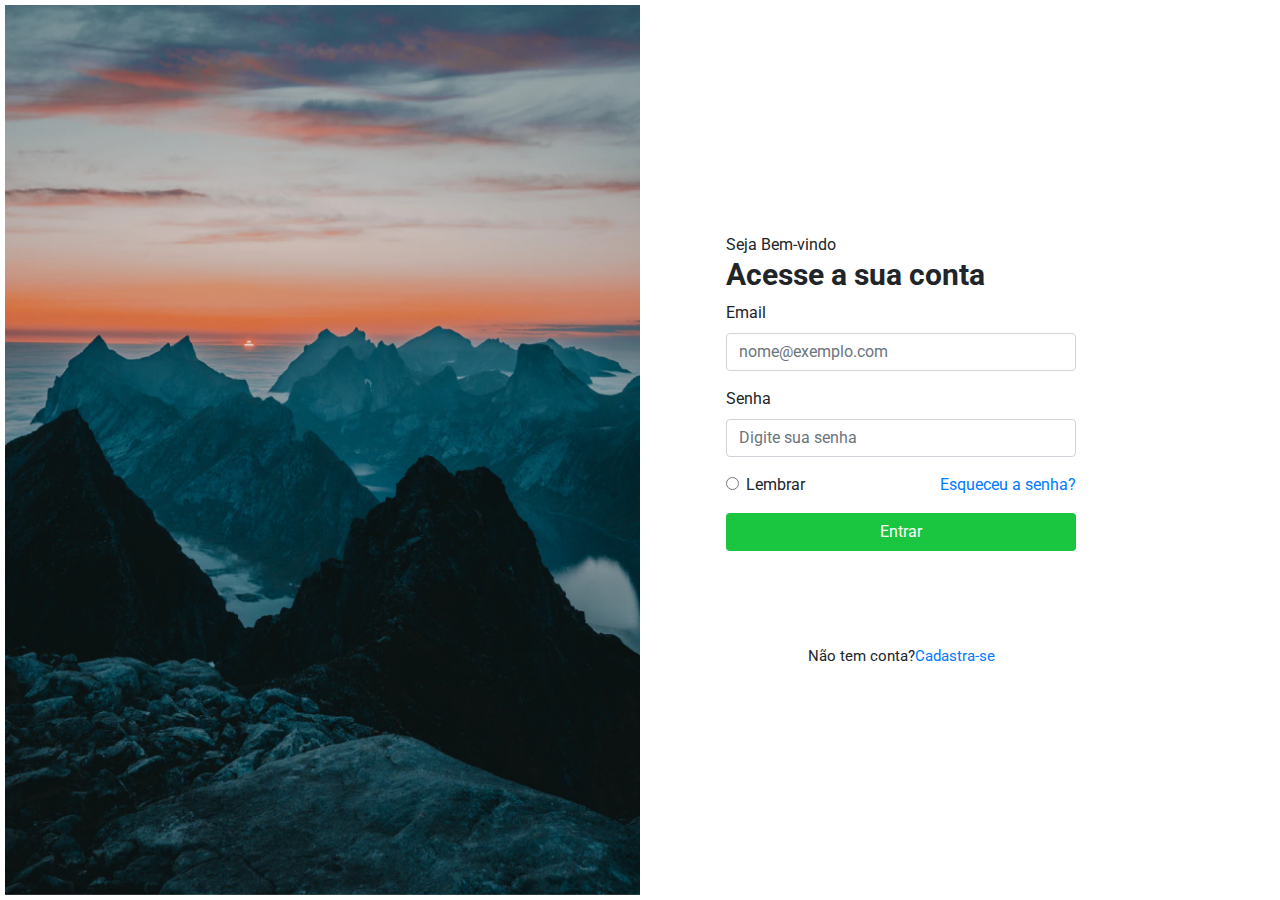
<file: index.html>
<!DOCTYPE html>
<html lang="br">
    <head>
        <meta charset="UTF-8">
        <meta http-equiv="X-UA-Compatible" content="IE=edge">
        <meta name="viewport" content="width=device-width, initial-scale=1.0">
        <title>Montanha</title>
        <link rel="stylesheet" href="css/bootstrap.min.css">
        <link rel="stylesheet" href="css/estilo.css">
        <link rel="stylesheet" href="css/responsivo.css">
        <link rel="preconnect" href="https://fonts.gstatic.com">
        <link href="https://fonts.googleapis.com/css2?family=Roboto:wght@300&display=swap" rel="stylesheet">
    </head>
    <body class="corpo">

        <!--******************************TELA DE LOGIN*********************************-->


        <div class="tela__login">
            <div class="container-fluid">
                <div class="row ">
                    <figure class="col-md-12 col-12 d-none d-lg-block col-lg-6 banner-imagem">
                       <figcaption><img src="imagens/image 1.png" class="img-fluid " alt=""></figcaption> 
                    </figure>
                    <div class="col-md-12 col-12 col-lg-6 formulario">
                        <form class="formValidar" novalidate>
                            <div class="embrulho__formulario">
                                <section>
                                    <p class="paragrafo__formulario">Seja Bem-vindo</p>
                                    <h1 class="titulo__formulario" >Acesse a sua conta</h1>
                                    <div class="form-group">
                                        <label for="email">Email</label>
                                        <span class="mensagem_erro"></span>
                                        <input type="email" class="form-control campo-email" name="email" data-msg-obrigatorio="Preencha o campo de E-mail" required  aria-describedby="emailHelp" placeholder="nome@exemplo.com">
                                    </div>
                                    <div class="form-group">
                                        <label for="password">Senha</label>
                                        <span class="mensagem_erro"></span>
                                        <input type="password" class="form-control" name="senha" data-msg-obrigatorio="Preencha o campo de senha" required  placeholder="Digite sua senha">
                                    </div>
                                    <div class="row">
                                        <div class="col-4">
                                            <div class="form-group form-check">
                                                <input type="radio" class="form-check-input" id="exampleCheck1">
                                                <label class="form-check-label" for="exampleCheck1">Lembrar</label>
                                            </div>
                                        </div>
                                        <div class="col">
                                            <div class="d-flex flex-row-reverse bd-highlight">
                                                <ul class="p-0">
                                                    <li><a href="#" class="botao__recuperar-senha" type="submit">Esqueceu a senha?</a></li>
                                                </ul>
                                            </div>
                                        </div>
                                    </div>
                                    <button type="submit" href="#" class="btn botao_primario" id="entrar">Entrar</button>
                                    <!-- <button type="button" class="btn botao_secundario"><svg xmlns="http://www.w3.org/2000/svg" width="16" height="16" fill="currentColor" class="bi bi-google" viewBox="0 0 16 16">
                                        <path d="M15.545 6.558a9.42 9.42 0 0 1 .139 1.626c0 2.434-.87 4.492-2.384 5.885h.002C11.978 15.292 10.158 16 8 16A8 8 0 1 1 8 0a7.689 7.689 0 0 1 5.352 2.082l-2.284 2.284A4.347 4.347 0 0 0 8 3.166c-2.087 0-3.86 1.408-4.492 3.304a4.792 4.792 0 0 0 0 3.063h.003c.635 1.893 2.405 3.301 4.492 3.301 1.078 0 2.004-.276 2.722-.764h-.003a3.702 3.702 0 0 0 1.599-2.431H8v-3.08h7.545z"/>
                                    </svg>Entrar com google</button> -->
                                </section>
                                <div class="container paragrafo">
                                    <p class="cadastro__formulario">Não tem conta?<a class="botao__cadastro" href="#" type="submit">Cadastra-se</a></p>
                                </div>
                            </div>
                        </form>
                    </div>
                </div>
            </div>
        </div>

        
        <!--******************************TELA DE CADASTRO*********************************-->


        <div class="tela__cadastro" style="display: none;">
            <div class="container-fluid">
                <div class="row">
                    <figure class="col-md-12 col-12 d-none d-lg-block col-lg-6 banner-imagem">
                       <figcaption><img src="imagens/montanha2.jpg" class="img-fluid" alt=""></figcaption> 
                    </figure>
                    <div class="col-md-12 col-12 col-lg-6 formulario">
                        <form class="formValidar" novalidate>
                            <div class="embrulho__formulario">
                                <section>
                                    <p class="paragrafo__formulario">Seja Bem-vindo</p>
                                    <h1 class="titulo__formulario" >Preencha seus Dados</h1>
                                    <div class="form-group">
                                        <span class="mensagem_erro"></span>
                                        <input type="text" class="form-control" name="nome"  id="text"  data-msg-obrigatorio="campo de nome  obrigatorio" required placeholder="Nome e Sobrenome">
                                    </div>
                                    <div class="form-group">
                                        <span class="mensagem_erro"></span>
                                        <input type="email" class="form-control campo-email" name="email"  data-msg-obrigatorio="campo de email obrigatorio"  required  aria-describedby="emailHelp" placeholder="E-mail">
                                    </div>
                                    <div class="form-group">
                                        <span class="mensagem_erro"></span>
                                        <input type="password" class="form-control" name="senha"   data-msg-obrigatorio="campo de senha obrigatorio"  required  placeholder="Senha">
                                    </div>
                                    <div class="form-group">
                                        <span class="mensagem_erro"></span>
                                        <input type="password" class="form-control" name="confirmaSenha" id="confirmaSenha"  data-msg-obrigatorio="campo de senha obrigatorio" data-msg-confirmaSenha="Senha diferente" data-compare-to="senha"  required  placeholder="Confirma senha">
                                    </div>
                                    <button type="submit" href="#" class="btn botao_primario" >Cadastrar</button>
                                    <button type="submit" href="#" class="btn botao_primario cancelar" >Cancelar</button>
                                    
                                </section>
                            </div>
                            </div>
                        </form>
                    </div>
                </div>
            </div>
        </div>

        <!-- ************* CAMPO DO ESQUECEU A SENHA **************** -->

        <div class="tela__recuperar" style="display: none;">
            <div class="container-fluid">
                <div class="row">
                    <figure class="col-md-12 col-12 d-none d-lg-block col-lg-6 banner-imagem">
                        <figcaption><img src="imagens/montanha1.jpg" class="img-fluid" alt=""></figcaption>
                    </figure>
                    <div class="col-md-12 col-12 col-lg-6 formulario">
                        <form class="formValidar" novalidate>
                            <div class="embrulho__formulario">
                                <section>
                                    <p class="paragrafo__formulario">Esqueceu a senha?</p>
                                    <h1 class="titulo__formulario">Digite a infromação abaixo</h1>
                                    <div class="form-group">
                                        <label for="email">Email</label>
                                        <span class="mensagem_erro"></span>
                                        <input type="email" class="form-control campo-email" name="email"  data-msg-obrigatorio="campo de email obrigatorio"  required  aria-describedby="emailHelp" placeholder="E-mail">
                                    </div>
                                    <button type="submit" href="#" class="btn botao_primario" >Enviar</button>
                                    <button type="submit" href="#" class="btn botao_primario cancelar" >Cancelar</button>
                                </section>
                            </div>
                        </form>
                    </div>
                </div>
                
        <script src="js/jquery.js"></script>
        <script src="js/validacao.js"></script>

    </body>
    
</html>
</file>
<file: css/estilo.css>
body{
    font-family: 'Roboto', sans-serif;
}

section{
    width: 350px;
}
.banner-imagem{
    padding: 0;
    margin: 0;
}
.img-fluid{
   padding:5px 0px 5px 5px;
   height: 100vh;
   background-position: center;
   background-repeat: no-repeat;
}
.formulario{
    padding: 10px;
    padding-right: 10%;
    display: flex;
    flex-direction: column;
    justify-content: center;
}
.embrulho__formulario{
    display: flex;
    flex-direction: column;
    justify-content: center;
    align-items: center;
    width: 100%;
}
.paragrafo__formulario{
    margin: 0;
    font-size: 16px;
}
.titulo__formulario{
    font-size: 30px;
    font-weight: bold;
}
label{
    display: block;
}
.mensagem_erro{
    color: rgb(255, 0, 0);
    font-size: 13px;
}
.borda-vermelha{
    border: 3px solid red;
}
li{
    
    list-style-type: none;
}
.link__formulario{
    font-size: 16px;
}
.botao_primario{
    background: #1ac53f;
    color: white;
    display: block;
    width: 100%;
    
}
.cancelar{
    background: #2D3748;
    color: white;
    margin-top: 2%;
    width: 100%;
}
.botao_secundario{
    background: #2D3748;
    color: white;
    margin-top: 2%;
    width: 100%;
}
.botao_primario:hover{
    background-color: rgb(255, 254, 254);
    border-color: #1ac53f;
    transition: 900ms;
    cursor: pointer;
}
.botao_secundario:hover{
    background-color: rgb(255, 254, 254);
    border-color: #2D3748;
    transition: 900ms;
    cursor: pointer;
}
.cadastro__formulario{
    display: block;
    width: 100%;
    padding-top: 20%;
    margin-bottom: 0;
    font-size: 15px;
    text-align: center;
    font-family: 'Roboto', sans-serif;
}
</file>
<file: css/responsivo.css>
@media(max-width:991px){
    .formulario{
        display: flex;
        justify-content: center;
        text-align:left;
        flex-direction: column;
        height: 100vh;
        width: 100vw;
        padding-right:14px ;
    }
    .embrulho__formulario{
         padding: 0px 15px 0px;
         border-radius: 10px;
         border: 1px solid #aaa;
         background-color: rgba(255, 255, 255, 0.9);
         /*width: 100%;*/
        /* margin: 0 15px;*/
        margin-top: 0;
     }
    section{
        padding: 50px 0% 10px 0%;
        width: auto;
    }
    .imagem{
        padding: 0;
    }
    .corpo{
        background-image: linear-gradient(rgb(46, 46, 117), rgb(55, 71, 100),  transparent, rgb(72, 87, 107));
        background-size: cover;
        height: 100vh;
        background-position: center;
        background-repeat: no-repeat;
    }
    .link__formulario{
        font-size: 16px;
    }
    .cadastro__formulario{
        padding-top: 0;
        padding-bottom: 5px;
    }
}
</file>
